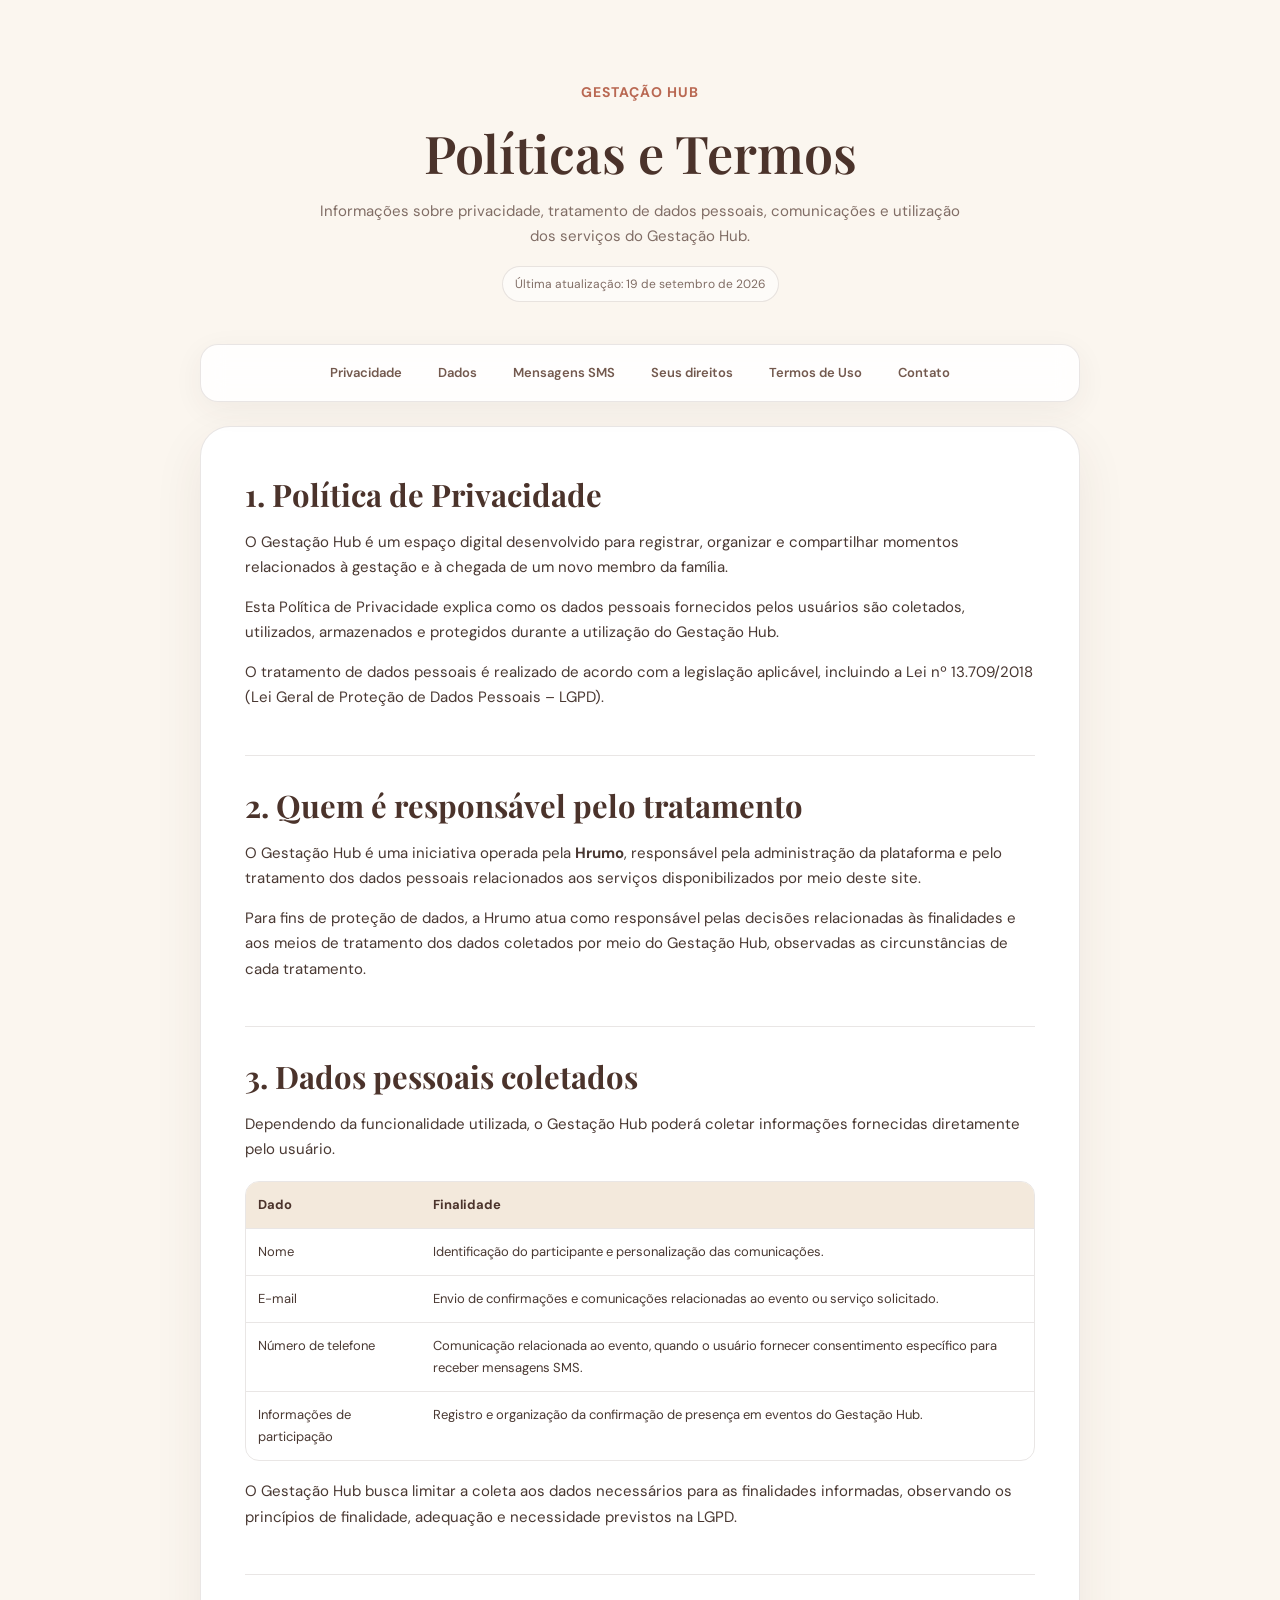
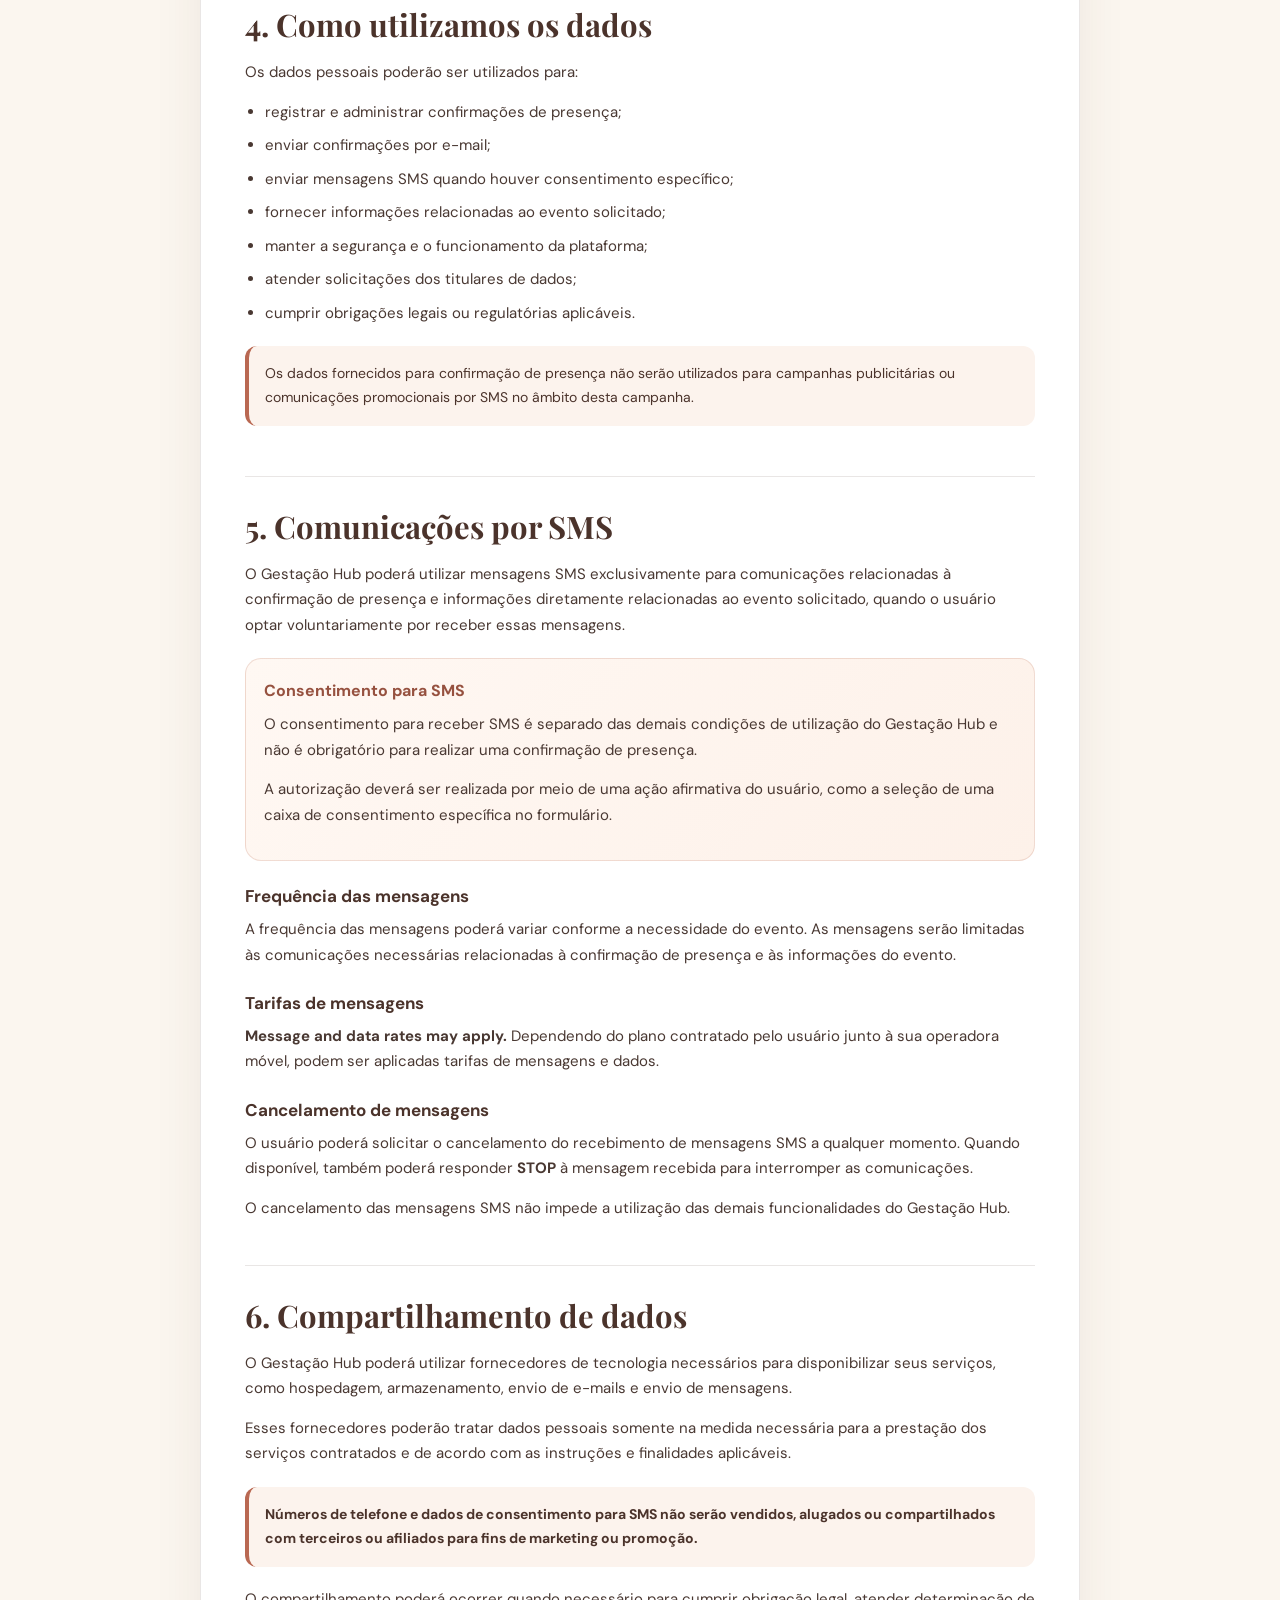
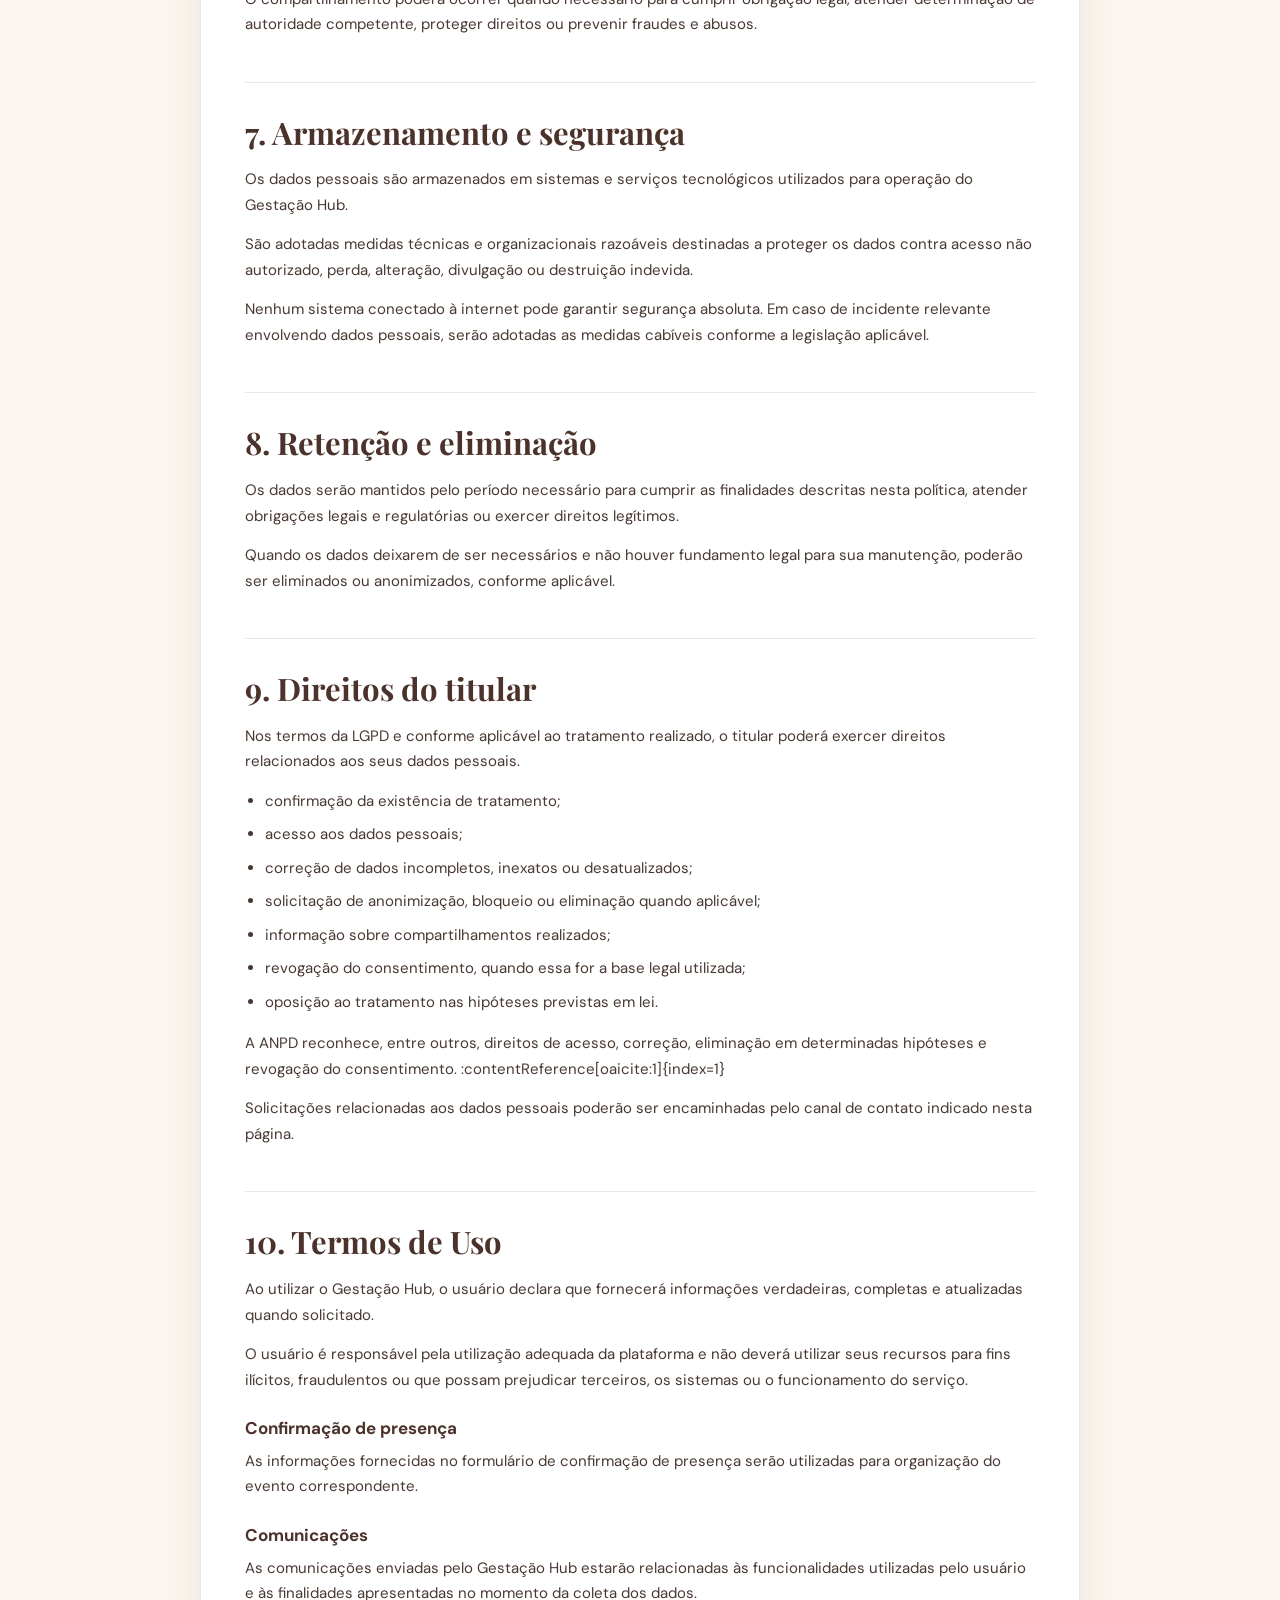
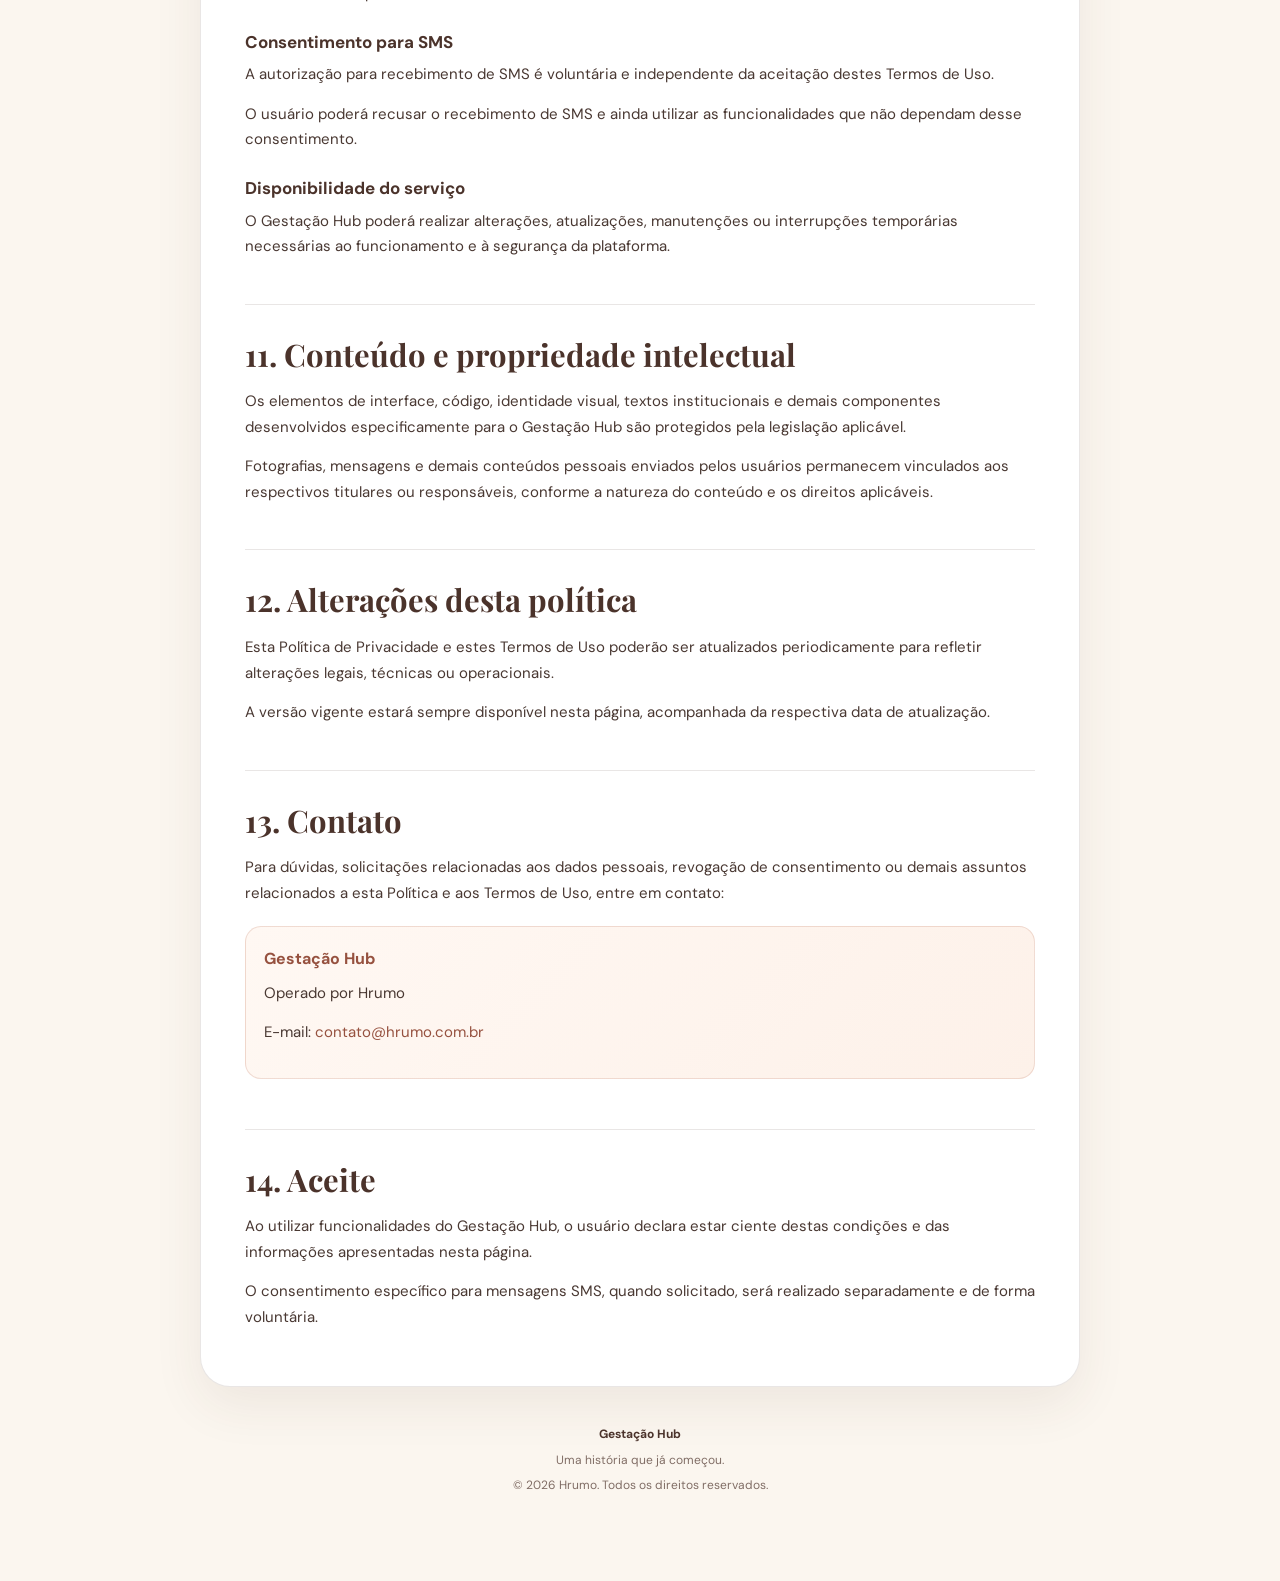
<file: politica/index.html>
<!DOCTYPE html>
<html lang="pt-BR">
<head>
  <meta charset="UTF-8" />
<meta property="og:image" content="https://brib.baby/images/seo.jpg">
<link rel="icon" type="image/webp" href="../images/icon.webp">
  <meta
    name="viewport"
    content="width=device-width, initial-scale=1.0"
  />

  <title>Políticas e Termos | Gestação Hub</title>

  <meta
    name="description"
    content="Política de Privacidade e Termos de Uso do Gestação Hub."
  />

  <link rel="preconnect" href="https://fonts.googleapis.com">
  <link rel="preconnect" href="https://fonts.gstatic.com" crossorigin>

  <link
    href="https://fonts.googleapis.com/css2?family=DM+Sans:wght@400;500;600;700&family=Playfair+Display:wght@500;600&display=swap"
    rel="stylesheet"
  />

  <style>
    :root {
      --cream: #fbf6ef;
      --cream-dark: #f3e9dc;
      --terracotta: #b96852;
      --terracotta-dark: #96513f;
      --peach: #e9b39c;
      --caramel: #c88d68;
      --brown: #4b332b;
      --brown-light: #73594e;
      --text: #493832;
      --muted: #806d65;
      --white: #ffffff;
      --border: rgba(75, 51, 43, 0.12);
      --shadow: 0 18px 50px rgba(75, 51, 43, 0.08);
    }

    * {
      box-sizing: border-box;
    }

    html {
      scroll-behavior: smooth;
    }

    body {
      margin: 0;
      background: var(--cream);
      color: var(--text);
      font-family: "DM Sans", sans-serif;
      line-height: 1.7;
    }

    a {
      color: var(--terracotta-dark);
      text-decoration: none;
    }

    a:hover {
      text-decoration: underline;
    }

    .page {
      width: 100%;
      padding: 28px 16px 60px;
    }

    .container {
      width: 100%;
      max-width: 880px;
      margin: 0 auto;
    }

    /* =========================
       HEADER
    ========================= */

    .hero {
      text-align: center;
      padding: 22px 8px 34px;
    }

    .brand {
      display: inline-block;
      margin-bottom: 18px;
      color: var(--brown);
      font-size: 14px;
      font-weight: 700;
      letter-spacing: 0.08em;
      text-transform: uppercase;
    }

    .brand span {
      color: var(--terracotta);
    }

    .hero h1 {
      margin: 0;
      color: var(--brown);
      font-family: "Playfair Display", serif;
      font-size: clamp(32px, 8vw, 52px);
      font-weight: 600;
      line-height: 1.15;
    }

    .hero p {
      max-width: 650px;
      margin: 16px auto 0;
      color: var(--muted);
      font-size: 15px;
    }

    .updated {
      display: inline-block;
      margin-top: 16px;
      padding: 7px 12px;
      border: 1px solid var(--border);
      border-radius: 999px;
      background: rgba(255, 255, 255, 0.55);
      color: var(--muted);
      font-size: 12px;
    }

    /* =========================
       NAV
    ========================= */

    .policy-nav {
      position: sticky;
      top: 12px;
      z-index: 10;

      display: flex;
      justify-content: center;
      gap: 8px;

      margin: 0 auto 24px;
      padding: 8px;

      overflow-x: auto;

      border: 1px solid var(--border);
      border-radius: 18px;

      background: rgba(255, 255, 255, 0.88);
      backdrop-filter: blur(12px);

      box-shadow: 0 8px 30px rgba(75, 51, 43, 0.06);
    }

    .policy-nav a {
      flex: 0 0 auto;

      padding: 9px 14px;

      border-radius: 12px;

      color: var(--brown-light);
      font-size: 13px;
      font-weight: 600;
      white-space: nowrap;
    }

    .policy-nav a:hover {
      background: var(--cream-dark);
      text-decoration: none;
    }

    /* =========================
       CARD
    ========================= */

    .policy-card {
      padding: 24px 20px;

      border: 1px solid var(--border);
      border-radius: 24px;

      background: var(--white);
      box-shadow: var(--shadow);
    }

    .section {
      padding: 6px 0 30px;
    }

    .section + .section {
      padding-top: 30px;
      border-top: 1px solid var(--border);
    }

    .section:last-child {
      padding-bottom: 0;
    }

    .section h2 {
      margin: 0 0 16px;

      color: var(--brown);

      font-family: "Playfair Display", serif;
      font-size: 27px;
      line-height: 1.25;
    }

    .section h3 {
      margin: 24px 0 8px;

      color: var(--brown);
      font-size: 17px;
      line-height: 1.4;
    }

    .section h3:first-child {
      margin-top: 0;
    }

    .section p {
      margin: 0 0 14px;
      font-size: 14px;
    }

    .section ul {
      margin: 10px 0 16px;
      padding-left: 20px;
    }

    .section li {
      margin-bottom: 8px;
      font-size: 14px;
    }

    /* =========================
       HIGHLIGHT
    ========================= */

    .highlight {
      margin: 20px 0;
      padding: 16px;

      border-left: 4px solid var(--terracotta);
      border-radius: 12px;

      background: #fcf3ed;

      color: var(--brown);
      font-size: 14px;
    }

    .sms-box {
      margin: 20px 0;
      padding: 18px;

      border: 1px solid rgba(185, 104, 82, 0.2);
      border-radius: 16px;

      background: linear-gradient(
        135deg,
        #fff8f3,
        #fdf1e9
      );
    }

    .sms-box strong {
      display: block;
      margin-bottom: 8px;
      color: var(--terracotta-dark);
    }

    /* =========================
       TABLE
    ========================= */

    .data-table-wrapper {
      width: 100%;
      margin: 18px 0;
      overflow-x: auto;
      border: 1px solid var(--border);
      border-radius: 14px;
    }

    table {
      width: 100%;
      min-width: 520px;
      border-collapse: collapse;
    }

    th,
    td {
      padding: 12px;
      border-bottom: 1px solid var(--border);
      text-align: left;
      vertical-align: top;
      font-size: 13px;
    }

    th {
      background: var(--cream-dark);
      color: var(--brown);
      font-weight: 700;
    }

    tr:last-child td {
      border-bottom: 0;
    }

    /* =========================
       FOOTER
    ========================= */

    footer {
      padding: 32px 8px 0;
      text-align: center;
    }

    footer p {
      margin: 5px 0;
      color: var(--muted);
      font-size: 12px;
    }

    .footer-brand {
      color: var(--brown);
      font-weight: 700;
    }

    /* =========================
       DESKTOP
    ========================= */

    @media (min-width: 700px) {
      .page {
        padding: 54px 24px 80px;
      }

      .hero {
        padding: 24px 10px 42px;
      }

      .policy-card {
        padding: 42px 44px;
        border-radius: 30px;
      }

      .section h2 {
        font-size: 31px;
      }

      .section p,
      .section li {
        font-size: 15px;
      }
    }
  </style>
</head>

<body>

  <main class="page">

    <div class="container">

      <!-- =========================
           HEADER
      ========================= -->

      <header class="hero">

        <div class="brand">
           <span>Gestação Hub</span>
        </div>

        <h1>
          Políticas e Termos
        </h1>

        <p>
          Informações sobre privacidade, tratamento de dados pessoais,
          comunicações e utilização dos serviços do Gestação Hub.
        </p>

        <div class="updated">
          Última atualização: 19 de setembro de 2026
        </div>

      </header>


      <!-- =========================
           NAV
      ========================= -->

      <nav class="policy-nav" aria-label="Navegação das políticas">

        <a href="#privacidade">
          Privacidade
        </a>

        <a href="#dados">
          Dados
        </a>

        <a href="#sms">
          Mensagens SMS
        </a>

        <a href="#direitos">
          Seus direitos
        </a>

        <a href="#termos">
          Termos de Uso
        </a>

        <a href="#contato">
          Contato
        </a>

      </nav>


      <article class="policy-card">

        <!-- =========================
             PRIVACIDADE
        ========================= -->

        <section
          class="section"
          id="privacidade"
        >

          <h2>
            1. Política de Privacidade
          </h2>

          <p>
            O Gestação Hub é um espaço digital desenvolvido para
            registrar, organizar e compartilhar momentos relacionados
            à gestação e à chegada de um novo membro da família.
          </p>

          <p>
            Esta Política de Privacidade explica como os dados pessoais
            fornecidos pelos usuários são coletados, utilizados,
            armazenados e protegidos durante a utilização do Gestação Hub.
          </p>

          <p>
            O tratamento de dados pessoais é realizado de acordo com a
            legislação aplicável, incluindo a Lei nº 13.709/2018
            (Lei Geral de Proteção de Dados Pessoais – LGPD).
          </p>

        </section>


        <!-- =========================
             CONTROLADOR
        ========================= -->

        <section class="section">

          <h2>
            2. Quem é responsável pelo tratamento
          </h2>

          <p>
            O Gestação Hub é uma iniciativa operada pela
            <strong>Hrumo</strong>, responsável pela administração da
            plataforma e pelo tratamento dos dados pessoais relacionados
            aos serviços disponibilizados por meio deste site.
          </p>

          <p>
            Para fins de proteção de dados, a Hrumo atua como responsável
            pelas decisões relacionadas às finalidades e aos meios de
            tratamento dos dados coletados por meio do Gestação Hub,
            observadas as circunstâncias de cada tratamento.
          </p>

        </section>


        <!-- =========================
             DADOS
        ========================= -->

        <section
          class="section"
          id="dados"
        >

          <h2>
            3. Dados pessoais coletados
          </h2>

          <p>
            Dependendo da funcionalidade utilizada, o Gestação Hub poderá
            coletar informações fornecidas diretamente pelo usuário.
          </p>

          <div class="data-table-wrapper">

            <table>

              <thead>
                <tr>
                  <th>
                    Dado
                  </th>

                  <th>
                    Finalidade
                  </th>
                </tr>
              </thead>

              <tbody>

                <tr>
                  <td>
                    Nome
                  </td>

                  <td>
                    Identificação do participante e personalização das
                    comunicações.
                  </td>
                </tr>

                <tr>
                  <td>
                    E-mail
                  </td>

                  <td>
                    Envio de confirmações e comunicações relacionadas
                    ao evento ou serviço solicitado.
                  </td>
                </tr>

                <tr>
                  <td>
                    Número de telefone
                  </td>

                  <td>
                    Comunicação relacionada ao evento, quando o usuário
                    fornecer consentimento específico para receber
                    mensagens SMS.
                  </td>
                </tr>

                <tr>
                  <td>
                    Informações de participação
                  </td>

                  <td>
                    Registro e organização da confirmação de presença
                    em eventos do Gestação Hub.
                  </td>
                </tr>

              </tbody>

            </table>

          </div>

          <p>
            O Gestação Hub busca limitar a coleta aos dados necessários
            para as finalidades informadas, observando os princípios de
            finalidade, adequação e necessidade previstos na LGPD.
          </p>

        </section>


        <!-- =========================
             FINALIDADES
        ========================= -->

        <section class="section">

          <h2>
            4. Como utilizamos os dados
          </h2>

          <p>
            Os dados pessoais poderão ser utilizados para:
          </p>

          <ul>

            <li>
              registrar e administrar confirmações de presença;
            </li>

            <li>
              enviar confirmações por e-mail;
            </li>

            <li>
              enviar mensagens SMS quando houver consentimento específico;
            </li>

            <li>
              fornecer informações relacionadas ao evento solicitado;
            </li>

            <li>
              manter a segurança e o funcionamento da plataforma;
            </li>

            <li>
              atender solicitações dos titulares de dados;
            </li>

            <li>
              cumprir obrigações legais ou regulatórias aplicáveis.
            </li>

          </ul>

          <div class="highlight">

            Os dados fornecidos para confirmação de presença não serão
            utilizados para campanhas publicitárias ou comunicações
            promocionais por SMS no âmbito desta campanha.

          </div>

        </section>


        <!-- =========================
             SMS
        ========================= -->

        <section
          class="section"
          id="sms"
        >

          <h2>
            5. Comunicações por SMS
          </h2>

          <p>
            O Gestação Hub poderá utilizar mensagens SMS exclusivamente
            para comunicações relacionadas à confirmação de presença e
            informações diretamente relacionadas ao evento solicitado,
            quando o usuário optar voluntariamente por receber essas
            mensagens.
          </p>

          <div class="sms-box">

            <strong>
              Consentimento para SMS
            </strong>

            <p>
              O consentimento para receber SMS é separado das demais
              condições de utilização do Gestação Hub e não é obrigatório
              para realizar uma confirmação de presença.
            </p>

            <p>
              A autorização deverá ser realizada por meio de uma ação
              afirmativa do usuário, como a seleção de uma caixa de
              consentimento específica no formulário.
            </p>

          </div>

          <h3>
            Frequência das mensagens
          </h3>

          <p>
            A frequência das mensagens poderá variar conforme a necessidade
            do evento. As mensagens serão limitadas às comunicações
            necessárias relacionadas à confirmação de presença e às
            informações do evento.
          </p>

          <h3>
            Tarifas de mensagens
          </h3>

          <p>
            <strong>Message and data rates may apply.</strong>
            Dependendo do plano contratado pelo usuário junto à sua
            operadora móvel, podem ser aplicadas tarifas de mensagens
            e dados.
          </p>

          <h3>
            Cancelamento de mensagens
          </h3>

          <p>
            O usuário poderá solicitar o cancelamento do recebimento de
            mensagens SMS a qualquer momento. Quando disponível, também
            poderá responder <strong>STOP</strong> à mensagem recebida
            para interromper as comunicações.
          </p>

          <p>
            O cancelamento das mensagens SMS não impede a utilização das
            demais funcionalidades do Gestação Hub.
          </p>

        </section>


        <!-- =========================
             COMPARTILHAMENTO
        ========================= -->

        <section class="section">

          <h2>
            6. Compartilhamento de dados
          </h2>

          <p>
            O Gestação Hub poderá utilizar fornecedores de tecnologia
            necessários para disponibilizar seus serviços, como
            hospedagem, armazenamento, envio de e-mails e envio de
            mensagens.
          </p>

          <p>
            Esses fornecedores poderão tratar dados pessoais somente na
            medida necessária para a prestação dos serviços contratados
            e de acordo com as instruções e finalidades aplicáveis.
          </p>

          <div class="highlight">

            <strong>
              Números de telefone e dados de consentimento para SMS não
              serão vendidos, alugados ou compartilhados com terceiros ou
              afiliados para fins de marketing ou promoção.
            </strong>

          </div>

          <p>
            O compartilhamento poderá ocorrer quando necessário para
            cumprir obrigação legal, atender determinação de autoridade
            competente, proteger direitos ou prevenir fraudes e abusos.
          </p>

        </section>


        <!-- =========================
             ARMAZENAMENTO
        ========================= -->

        <section class="section">

          <h2>
            7. Armazenamento e segurança
          </h2>

          <p>
            Os dados pessoais são armazenados em sistemas e serviços
            tecnológicos utilizados para operação do Gestação Hub.
          </p>

          <p>
            São adotadas medidas técnicas e organizacionais razoáveis
            destinadas a proteger os dados contra acesso não autorizado,
            perda, alteração, divulgação ou destruição indevida.
          </p>

          <p>
            Nenhum sistema conectado à internet pode garantir segurança
            absoluta. Em caso de incidente relevante envolvendo dados
            pessoais, serão adotadas as medidas cabíveis conforme a
            legislação aplicável.
          </p>

        </section>


        <!-- =========================
             RETENÇÃO
        ========================= -->

        <section class="section">

          <h2>
            8. Retenção e eliminação
          </h2>

          <p>
            Os dados serão mantidos pelo período necessário para cumprir
            as finalidades descritas nesta política, atender obrigações
            legais e regulatórias ou exercer direitos legítimos.
          </p>

          <p>
            Quando os dados deixarem de ser necessários e não houver
            fundamento legal para sua manutenção, poderão ser eliminados
            ou anonimizados, conforme aplicável.
          </p>

        </section>


        <!-- =========================
             DIREITOS
        ========================= -->

        <section
          class="section"
          id="direitos"
        >

          <h2>
            9. Direitos do titular
          </h2>

          <p>
            Nos termos da LGPD e conforme aplicável ao tratamento
            realizado, o titular poderá exercer direitos relacionados
            aos seus dados pessoais.
          </p>

          <ul>

            <li>
              confirmação da existência de tratamento;
            </li>

            <li>
              acesso aos dados pessoais;
            </li>

            <li>
              correção de dados incompletos, inexatos ou desatualizados;
            </li>

            <li>
              solicitação de anonimização, bloqueio ou eliminação quando
              aplicável;
            </li>

            <li>
              informação sobre compartilhamentos realizados;
            </li>

            <li>
              revogação do consentimento, quando essa for a base legal
              utilizada;
            </li>

            <li>
              oposição ao tratamento nas hipóteses previstas em lei.
            </li>

          </ul>

          <p>
            A ANPD reconhece, entre outros, direitos de acesso, correção,
            eliminação em determinadas hipóteses e revogação do
            consentimento. :contentReference[oaicite:1]{index=1}
          </p>

          <p>
            Solicitações relacionadas aos dados pessoais poderão ser
            encaminhadas pelo canal de contato indicado nesta página.
          </p>

        </section>


        <!-- =========================
             TERMOS
        ========================= -->

        <section
          class="section"
          id="termos"
        >

          <h2>
            10. Termos de Uso
          </h2>

          <p>
            Ao utilizar o Gestação Hub, o usuário declara que fornecerá
            informações verdadeiras, completas e atualizadas quando
            solicitado.
          </p>

          <p>
            O usuário é responsável pela utilização adequada da
            plataforma e não deverá utilizar seus recursos para fins
            ilícitos, fraudulentos ou que possam prejudicar terceiros,
            os sistemas ou o funcionamento do serviço.
          </p>

          <h3>
            Confirmação de presença
          </h3>

          <p>
            As informações fornecidas no formulário de confirmação de
            presença serão utilizadas para organização do evento
            correspondente.
          </p>

          <h3>
            Comunicações
          </h3>

          <p>
            As comunicações enviadas pelo Gestação Hub estarão
            relacionadas às funcionalidades utilizadas pelo usuário
            e às finalidades apresentadas no momento da coleta dos dados.
          </p>

          <h3>
            Consentimento para SMS
          </h3>

          <p>
            A autorização para recebimento de SMS é voluntária e
            independente da aceitação destes Termos de Uso.
          </p>

          <p>
            O usuário poderá recusar o recebimento de SMS e ainda utilizar
            as funcionalidades que não dependam desse consentimento.
          </p>

          <h3>
            Disponibilidade do serviço
          </h3>

          <p>
            O Gestação Hub poderá realizar alterações, atualizações,
            manutenções ou interrupções temporárias necessárias ao
            funcionamento e à segurança da plataforma.
          </p>

        </section>


        <!-- =========================
             PROPRIEDADE
        ========================= -->

        <section class="section">

          <h2>
            11. Conteúdo e propriedade intelectual
          </h2>

          <p>
            Os elementos de interface, código, identidade visual,
            textos institucionais e demais componentes desenvolvidos
            especificamente para o Gestação Hub são protegidos pela
            legislação aplicável.
          </p>

          <p>
            Fotografias, mensagens e demais conteúdos pessoais enviados
            pelos usuários permanecem vinculados aos respectivos titulares
            ou responsáveis, conforme a natureza do conteúdo e os direitos
            aplicáveis.
          </p>

        </section>


        <!-- =========================
             ALTERAÇÕES
        ========================= -->

        <section class="section">

          <h2>
            12. Alterações desta política
          </h2>

          <p>
            Esta Política de Privacidade e estes Termos de Uso poderão
            ser atualizados periodicamente para refletir alterações
            legais, técnicas ou operacionais.
          </p>

          <p>
            A versão vigente estará sempre disponível nesta página,
            acompanhada da respectiva data de atualização.
          </p>

        </section>


        <!-- =========================
             CONTATO
        ========================= -->

        <section
          class="section"
          id="contato"
        >

          <h2>
            13. Contato
          </h2>

          <p>
            Para dúvidas, solicitações relacionadas aos dados pessoais,
            revogação de consentimento ou demais assuntos relacionados
            a esta Política e aos Termos de Uso, entre em contato:
          </p>

          <div class="sms-box">

            <strong>
              Gestação Hub
            </strong>

            <p>
              Operado por Hrumo
            </p>

            <p>
              E-mail:
              <a href="mailto:contato@hrumo.com.br">
                contato@hrumo.com.br
              </a>
            </p>

          </div>

        </section>


        <!-- =========================
             FINAL
        ========================= -->

        <section class="section">

          <h2>
            14. Aceite
          </h2>

          <p>
            Ao utilizar funcionalidades do Gestação Hub, o usuário declara
            estar ciente destas condições e das informações apresentadas
            nesta página.
          </p>

          <p>
            O consentimento específico para mensagens SMS, quando
            solicitado, será realizado separadamente e de forma
            voluntária.
          </p>

        </section>

      </article>


      <footer>

        <p class="footer-brand">
          Gestação Hub
        </p>

        <p>
          Uma história que já começou.
        </p>

        <p>
          © 2026 Hrumo. Todos os direitos reservados.
        </p>

      </footer>

    </div>

  </main>

</body>
</html>
</file>
